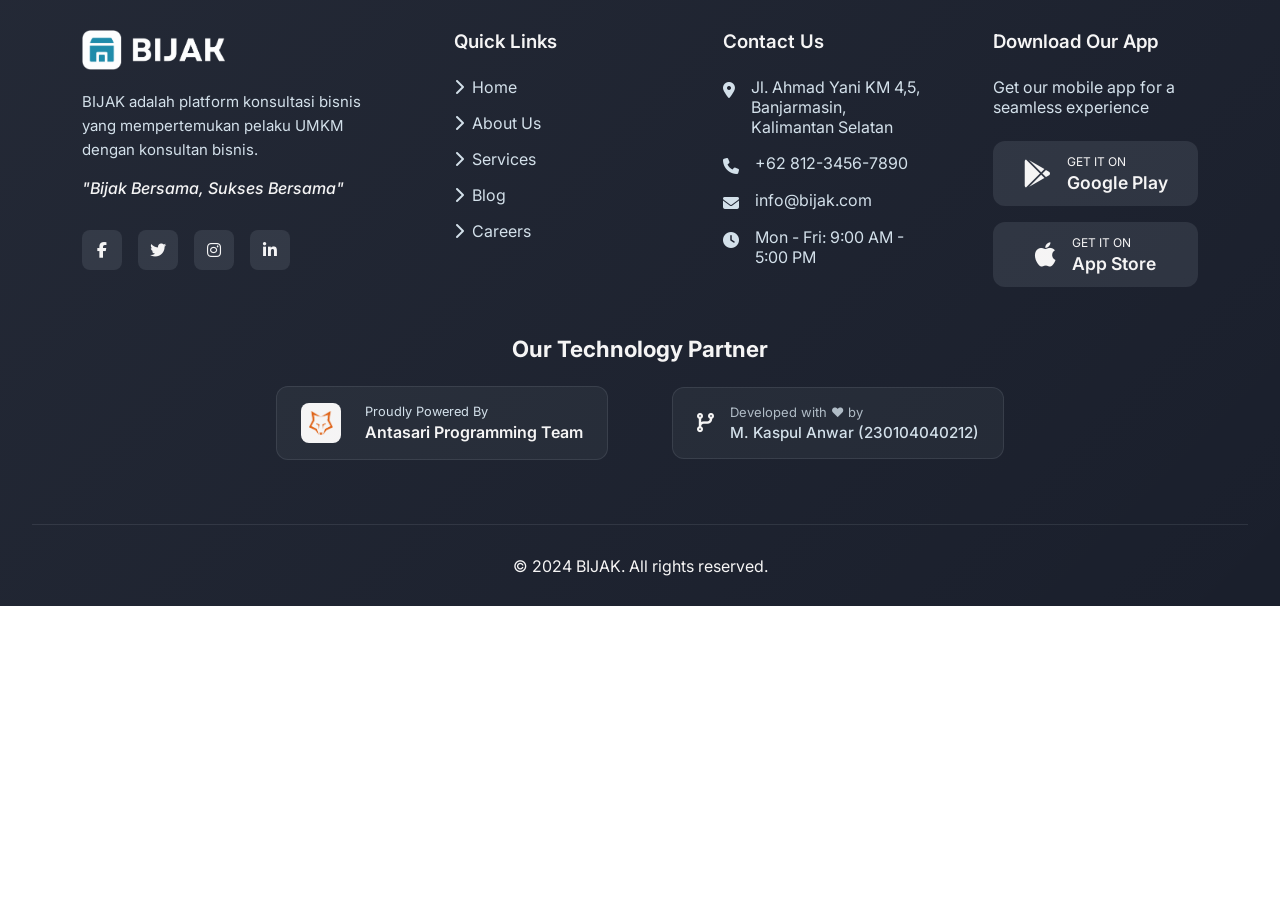
<file: footer.html>
<!DOCTYPE html>
<html lang="en">
<head>
    <meta charset="UTF-8">
    <meta name="viewport" content="width=device-width, initial-scale=1.0">
    <title>BIJAK Modern Footer</title>
    <link rel="stylesheet" href="https://cdnjs.cloudflare.com/ajax/libs/font-awesome/6.4.0/css/all.min.css">
    <link href="https://fonts.googleapis.com/css2?family=Inter:wght@400;500;600;700&display=swap" rel="stylesheet">
    <style>
        /* Reset & Base Styles */

* {
    margin: 0;
    padding: 0;
    box-sizing: border-box;
    font-family: 'Inter', sans-serif;
}

/* Footer Layout */
.footer {
    background-color: #1a1f2c;
    color: #F6F5F5;
    padding: 30px 50px;
    position: relative;
}

.footer::before {
    content: '';
    position: absolute;
    top: 0;
    left: 0;
    width: 100%;
    height: 100%;
    background: linear-gradient(135deg, rgba(211, 224, 234, 0.05) 0%, transparent 100%);
    pointer-events: none;
}

.footer-container {
    max-width: 1300px;
    margin: 0 auto;
    padding: 0 32px;
}

.footer-content {
    display: grid;
    grid-template-columns: 1.5fr 1fr 1fr 1fr;
    gap: 64px;
}

/* Brand Section */
.footer-logo {
    margin-bottom: 2rem;
}

.footer-logo img {
    height: 40px;
    margin-bottom: 16px;
}

.brand-description {
    color: #D3E0EA;
    font-size: 15px;
    line-height: 1.6;
}

.footer-motto {
    color: #F6F5F5;
    font-style: italic;
    margin: 16px 0;
    font-weight: 500;
}

/* Social Links */
.social-links {
    display: flex;
    gap: 16px;
    margin-top: 32px;
}

.social-link {
    width: 40px;
    height: 40px;
    display: flex;
    align-items: center;
    justify-content: center;
    background: rgba(211, 224, 234, 0.1);
    color: #F6F5F5;
    text-decoration: none;
    border-radius: 8px;
    transition: all 0.3s ease;
}

.social-link:hover {
    background: #D3E0EA;
    color: #1a1f2c;
    transform: translateY(-3px);
}

/* Section Headers */
.footer-section h3 {
    color: #F6F5F5;
    font-size: 19;
    margin-bottom: 24px;
    font-weight: 600;
}

/* Quick Links */
.footer-links {
    list-style: none;
}

.footer-links li {
    margin-bottom: 16px;
}

.footer-links a {
    color: #D3E0EA;
    text-decoration: none;
    transition: all 0.3s ease;
    display: flex;
    align-items: center;
    gap: 8px;
}

.footer-links a:hover {
    color: #F6F5F5;
    transform: translateX(5px);
}

/* Contact Info */
.contact-info {
    list-style: none;
}

.contact-info li {
    display: flex;
    align-items: flex-start;
    gap: 16px;
    margin-bottom: 16px;
    color: #D3E0EA;
}

.contact-info i {
    margin-top: 5px;
}

/* Download App Section */
.app-description {
    color: #D3E0EA;
    margin-bottom: 24px;
}

.store-buttons {
    display: flex;
    flex-direction: column;
    gap: 16px;
}

.store-button {
    display: flex;
    align-items: center;
    justify-content: center;
    gap: 16px;
    background: rgba(211, 224, 234, 0.1);
    padding: 13px 19px;
    border-radius: 12px;
    text-decoration: none;
    transition: all 0.3s ease;
    width: 100%;
}

.store-button:hover {
    background: #D3E0EA;
    transform: translateY(-3px);
}

.store-button i {
    font-size: 28px;
    color: #F6F5F5;
}

.store-text {
    color: #F6F5F5;
    text-align: left;
}

.store-button:hover i,
.store-button:hover .store-text {
    color: #1a1f2c;
}

.store-text span {
    display: block;
}

.store-text .small-text {
    font-size: 0.75rem;
    margin-bottom: 0.2rem;
}

.store-text .big-text {
    font-size: 1.1rem;
    font-weight: 600;
}

/* Technology Partner Section */
.powered-section {
    margin-top: 3rem;
    padding: 0;
}

.powered-section h2 {
    color: #F6F5F5;
    font-size: 1.4rem;
    margin-bottom: 1.5rem;
    text-align: center;
}

.powered-wrapper {
    display: flex;
    justify-content: center;
    align-items: center;
    gap: 4rem;
    flex-wrap: wrap;
}

.powered-content {
    display: flex;
    align-items: center;
    gap: 1.5rem;
    padding: 1rem 1.5rem;
    background: rgba(211, 224, 234, 0.05);
    border-radius: 12px;
    border: 1px solid rgba(211, 224, 234, 0.1);
    transition: all 0.3s ease;
    cursor: pointer;
    min-width: 300px;
}

.powered-logo {
    width: 40px;
    height: 40px;
    background: #F6F5F5;
    border-radius: 8px;
    display: flex;
    align-items: center;
    justify-content: center;
    padding: 8px;
    flex-shrink: 0;
}

.powered-logo img {
    width: 100%;
    height: 100%;
    object-fit: contain;
}

.powered-text {
    display: flex;
    flex-direction: column;
}

.powered-label {
    font-size: 0.8rem;
    color: #D3E0EA;
    margin-bottom: 0.2rem;
}

.powered-name {
    font-size: 16px;
    font-weight: 600;
    color: #F6F5F5;
    white-space: nowrap;
}

/* Creator Info */
.creator-info {
    display: flex;
    align-items: center;
    gap: 16px;
    color: #D3E0EA;
    font-size: 0.95rem;
    padding: 1rem 1.5rem;
    background: rgba(211, 224, 234, 0.05);
    border-radius: 12px;
    border: 1px solid rgba(211, 224, 234, 0.1);
    min-width: 300px;
}

.creator-info i {
    color: #F6F5F5;
    font-size: 19.2px;
    flex-shrink: 0;
}

.creator-text {
    display: flex;
    flex-direction: column;
    gap: 3.2px;
}

.creator-label {
    font-size: 13px;
    opacity: 0.8;
}

.creator-name {
    font-weight: 500;
}

/* Footer Bottom */
.footer-bottom {
    margin-top: 64px;
    position: relative;
}

.footer-bottom:before {
    content: '';
    position: absolute;
    top: 0;
    left: -50px;
    right: -50px;
    height: 1px;
    background: rgba(211, 224, 234, 0.1);
}

.footer-bottom-content {
    padding-top: 32px;
    display: flex;
    justify-content: center;
    align-items: center;
    flex-wrap: wrap;
    gap: 16px;
    text-align: center;
    width: 100%;
}

/* Media Queries */
@media (max-width: 1200px) {
    .footer-content {
        grid-template-columns: repeat(2, 1fr);
        gap: 48px;
    }
}

@media (max-width: 768px) {
    .footer {
        padding: 36px 10px;
    }

    .footer-content {
        grid-template-columns: 1fr;
        gap: 40px;
    }

    .footer-logo, 
    .brand-description, 
    .footer-motto,
    .footer-section h3 {
        text-align: center;
    }

    .social-links {
        justify-content: center;
    }

    .contact-info {
        max-width: 300px;
        margin: 0 auto;
    }

    .store-button,
    .store-text {
        justify-content: center;
        text-align: center;
    }

    .powered-wrapper {
        flex-direction: column;
        gap: 32px;
    }

    .powered-content,
    .creator-info {
        width: 100%;
        justify-content: center;
    }

    .footer-bottom-content {
        flex-direction: column;
        text-align: center;
    }
}
    </style>
</head>
<body>
    <footer class="footer">
        <div class="footer-container">
            <div class="footer-content">
                <!-- Brand Section -->
                <div class="footer-section">
                    <div class="footer-logo">
                        <img src="design/logo/navbar1.png" alt="BIJAK Logo">
                        <p class="brand-description">BIJAK adalah platform konsultasi bisnis yang mempertemukan pelaku UMKM dengan konsultan bisnis.</p>
                        <p class="footer-motto">"Bijak Bersama, Sukses Bersama"</p>
                    </div>
                    <div class="social-links">
                        <a href="#" class="social-link"><i class="fab fa-facebook-f"></i></a>
                        <a href="#" class="social-link"><i class="fab fa-twitter"></i></a>
                        <a href="#" class="social-link"><i class="fab fa-instagram"></i></a>
                        <a href="#" class="social-link"><i class="fab fa-linkedin-in"></i></a>
                    </div>
                </div>

                <!-- Quick Links -->
                <div class="footer-section">
                    <h3>Quick Links</h3>
                    <ul class="footer-links">
                        <li><a href="#"><i class="fas fa-chevron-right"></i>Home</a></li>
                        <li><a href="#"><i class="fas fa-chevron-right"></i>About Us</a></li>
                        <li><a href="#"><i class="fas fa-chevron-right"></i>Services</a></li>
                        <li><a href="#"><i class="fas fa-chevron-right"></i>Blog</a></li>
                        <li><a href="#"><i class="fas fa-chevron-right"></i>Careers</a></li>
                    </ul>
                </div>

                <!-- Contact Section -->
                <div class="footer-section">
                    <h3>Contact Us</h3>
                    <ul class="contact-info">
                        <li>
                            <i class="fas fa-map-marker-alt"></i>
                            <span>Jl. Ahmad Yani KM 4,5, Banjarmasin, Kalimantan Selatan</span>
                        </li>
                        <li>
                            <i class="fas fa-phone"></i>
                            <span>+62 812-3456-7890</span>
                        </li>
                        <li>
                            <i class="fas fa-envelope"></i>
                            <span>info@bijak.com</span>
                        </li>
                        <li>
                            <i class="fas fa-clock"></i>
                            <span>Mon - Fri: 9:00 AM - 5:00 PM</span>
                        </li>
                    </ul>
                </div>

                <!-- Download App Section -->
                <div class="footer-section">
                    <h3>Download Our App</h3>
                    <p class="app-description">Get our mobile app for a seamless experience</p>
                    <div class="store-buttons">
                        <a href="#" class="store-button">
                            <i class="fab fa-google-play"></i>
                            <div class="store-text">
                                <span class="small-text">GET IT ON</span>
                                <span class="big-text">Google Play</span>
                            </div>
                        </a>
                        <a href="#" class="store-button">
                            <i class="fab fa-apple"></i>
                            <div class="store-text">
                                <span class="small-text">GET IT ON</span>
                                <span class="big-text">App Store</span>
                            </div>
                        </a>
                    </div>
                </div>
            </div>
            <!-- Tambahkan kode HTML ini sebelum footer-bottom -->
<div class="powered-section">
    <h2>Our Technology Partner</h2>
    <div class="powered-wrapper">
        <div class="powered-content">
            <div class="powered-logo">
                <img src="design/logo/apt.png" alt="APT Logo">
            </div>
            <div class="powered-text">
                <span class="powered-label">Proudly Powered By</span>
                <span class="powered-name">Antasari Programming Team</span>
            </div>
        </div>
        
        <div class="creator-info">
            <i class="fas fa-code-branch"></i>
            <div class="creator-text">
                <span class="creator-label">Developed with ❤️ by</span>
                <span class="creator-name">M. Kaspul Anwar (230104040212)</span>
            </div>
        </div>
    </div>
</div>

            <!-- Footer Bottom -->
           <!-- Ganti bagian Footer Bottom dengan yang baru -->
            <div class="footer-bottom">
                <div class="footer-bottom-content">
                    <p>&copy; 2024 BIJAK. All rights reserved.</p>
                </div>
            </div>
        </div>
    </footer>
</body>
</html>
</file>
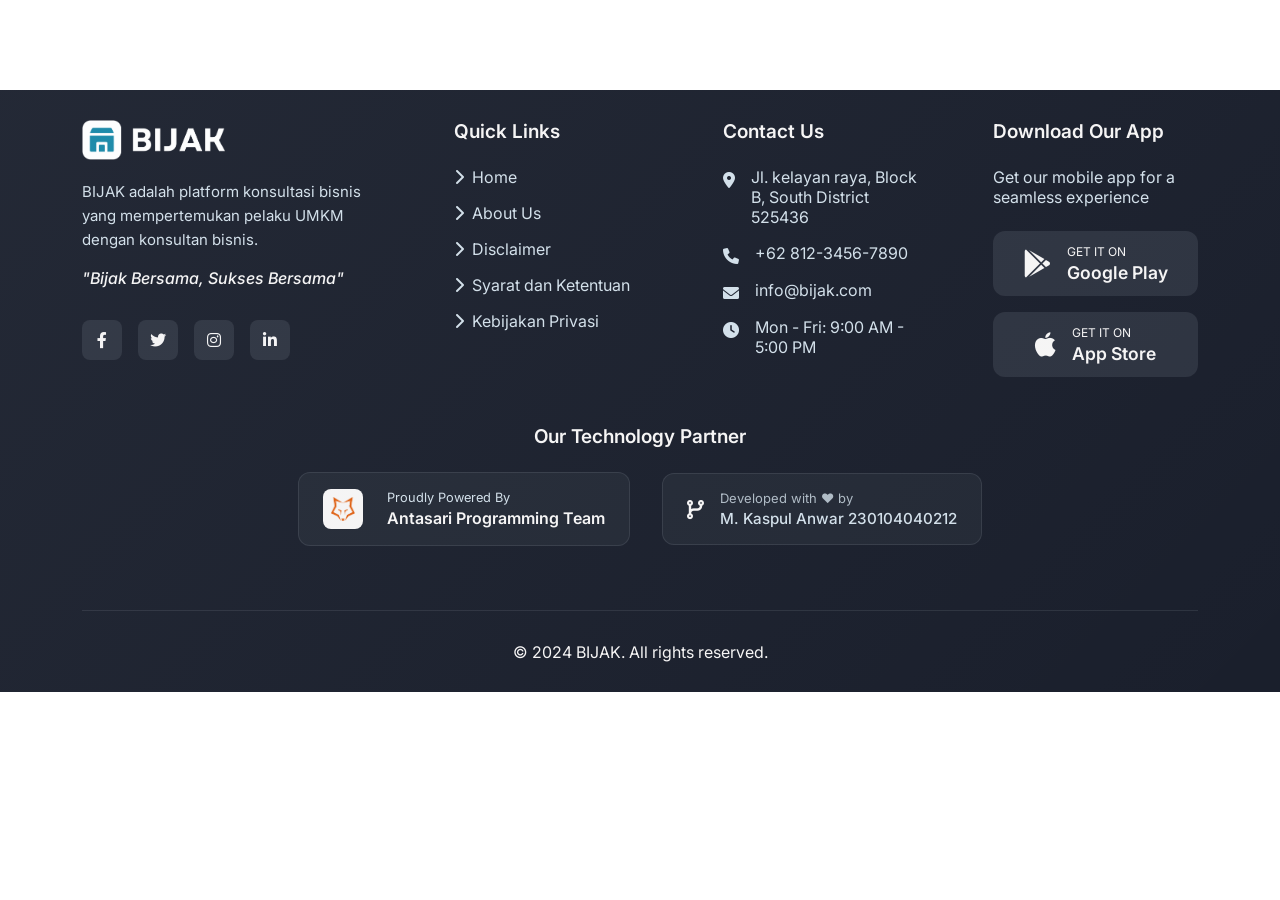
<file: archive/footer.html>
<!DOCTYPE html>
<html lang="id">
<head>
    <meta charset="UTF-8">
    <meta name="viewport" content="width=device-width, initial-scale=1.0">
    <meta name="viewport" content="width=device-width, initial-scale=1.0, maximum-scale=1.0, user-scalable=no">
    <title>BIJAK - Bisnis dan Jaringan Konsultasi</title>
    <link rel="stylesheet" href="https://cdnjs.cloudflare.com/ajax/libs/font-awesome/6.0.0/css/all.min.css">
    <link href="https://fonts.googleapis.com/css2?family=Inter:wght@400;500;600;700&display=swap" rel="stylesheet">

    <!-- Favicon untuk browser -->
    <link rel="icon" type="image/png" sizes="32x32" href="../design/favicon/favicon.ico">
    <link rel="icon" type="image/png" sizes="16x16" href="../design/favicon/favicon.ico">
    
    <!-- Favicon untuk iOS -->
    <link rel="apple-touch-icon" sizes="180x180" href="../design/favicon/apple.png">
    <link rel="mask-icon" href="../design/favicon/favicon.svg" color="#1687A7">
    
    <!-- Favicon untuk Android -->
    <link rel="manifest" href="../manifest.json">
    
    <!-- Meta tags untuk PWA -->
    <meta name="theme-color" content="#1687A7">
    <meta name="msapplication-TileColor" content="#1687A7">
    <meta name="application-name" content="BIJAK">
    <meta name="apple-mobile-web-app-title" content="BIJAK">
    <meta name="apple-mobile-web-app-capable" content="yes">
    <meta name="apple-mobile-web-app-status-bar-style" content="black-translucent">
    <meta name="description" content="BIJAK - Bisnis dan Jaringan Konsultasi">
    
    <style>
        /* Reset untuk footer */
html, body {
    max-width: 100vw;
    overflow-x: hidden;
    margin: 0;
    padding: 0;
}

* {
    box-sizing: border-box;
    margin: 0;
    padding: 0;
}

/* Footer Layout */
.footer {
    background-color: #1a1f2c;
    color: #F6F5F5;
    padding: 30px 50px;
    position: relative;
    width: 100%;
    max-width: 100vw;
    overflow: hidden;
    font-family: 'Inter', sans-serif;
}

.footer::before {
    content: '';
    position: absolute;
    top: 0;
    left: 0;
    width: 100%;
    height: 100%;
    background: linear-gradient(135deg, rgba(211, 224, 234, 0.05) 0%, transparent 100%);
    pointer-events: none;
}

.footer-container {
    max-width: 1300px;
    width: 100%;
    margin: 0 auto;
    padding: 0 32px;
    overflow-x: hidden;
}

.footer-content {
    display: grid;
    grid-template-columns: 1.5fr 1fr 1fr 1fr;
    gap: 64px;
    width: 100%;
    max-width: 100%;
}

/* Brand Section */
.footer-logo {
    margin-bottom: 2rem;
}

.footer-logo img {
    height: 40px;
    margin-bottom: 16px;
    max-width: 100%;
}

.brand-description {
    color: #D3E0EA;
    font-size: 15px;
    line-height: 1.6;
}

.footer-motto {
    color: #F6F5F5;
    font-style: italic;
    margin: 16px 0;
    font-weight: 500;
}

/* Social Links */
.social-links {
    display: flex;
    gap: 16px;
    margin-top: 32px;
    flex-wrap: wrap;
}

.social-link {
    width: 40px;
    height: 40px;
    display: flex;
    align-items: center;
    justify-content: center;
    background: rgba(211, 224, 234, 0.1);
    color: #F6F5F5;
    text-decoration: none;
    border-radius: 8px;
    transition: all 0.3s ease;
}

.social-link:hover {
    background: #D3E0EA;
    color: #1a1f2c;
    transform: translateY(-3px);
}

/* Section Headers */
.footer-section h3 {
    color: #F6F5F5;
    font-size: 19px;
    margin-bottom: 24px;
    font-weight: 600;
}
.partner-section h3 {
    color: #F6F5F5;
    font-size: 19px;
    margin-bottom: 24px;
    font-weight: 600;
    text-align: center;
}

/* Quick Links */
.footer-links {
    list-style: none;
    width: 100%;
}

.footer-links li {
    margin-bottom: 16px;
}

.footer-links a {
    color: #D3E0EA;
    text-decoration: none;
    transition: all 0.3s ease;
    display: flex;
    align-items: center;
    gap: 8px;
}

.footer-links a:hover {
    color: #F6F5F5;
    transform: translateX(5px);
}

/* Contact Info */
.contact-info {
    list-style: none;
    width: 100%;
}

.contact-info li {
    display: flex;
    align-items: flex-start;
    gap: 16px;
    margin-bottom: 16px;
    color: #D3E0EA;
}

.contact-info i {
    margin-top: 5px;
}

/* Download App Section */
.app-description {
    color: #D3E0EA;
    margin-bottom: 24px;
}

.store-buttons {
    display: flex;
    flex-direction: column;
    gap: 16px;
    width: 100%;
    max-width: 100%;
    margin-bottom: 48px;
}

.store-button {
    display: flex;
    align-items: center;
    justify-content: center;
    gap: 16px;
    background: rgba(211, 224, 234, 0.1);
    padding: 13px 19px;
    border-radius: 12px;
    text-decoration: none;
    transition: all 0.3s ease;
    width: 100%;
    max-width: 100%;
}

.store-button:hover {
    background: #D3E0EA;
    transform: translateY(-3px);
}

.store-button i {
    font-size: 28px;
    color: #F6F5F5;
}

.store-text {
    color: #F6F5F5;
    text-align: left;
}

.store-button:hover i,
.store-button:hover .store-text {
    color: #1a1f2c;
}

.store-text span {
    display: block;
}

.store-text .small-text {
    font-size: 0.75rem;
    margin-bottom: 0.2rem;
}

.store-text .big-text {
    font-size: 1.1rem;
    font-weight: 600;
}

.powered-wrapper {
    display: flex;
    justify-content: center;
    align-items: center;
    gap: 32px;
    flex-wrap: wrap;
    width: 100%;
    max-width: 100%;
}

.powered-content {
    display: flex;
    align-items: center;
    gap: 1.5rem;
    padding: 1rem 1.5rem;
    background: rgba(211, 224, 234, 0.05);
    border-radius: 12px;
    border: 1px solid rgba(211, 224, 234, 0.1);
    transition: all 0.3s ease;
    cursor: pointer;
    min-width: 300px;
    max-width: 100%;
}

.powered-logo {
    width: 40px;
    height: 40px;
    background: #F6F5F5;
    border-radius: 8px;
    display: flex;
    align-items: center;
    justify-content: center;
    padding: 8px;
    flex-shrink: 0;
}

.powered-logo img {
    width: 100%;
    height: 100%;
    object-fit: contain;
}

.powered-text {
    display: flex;
    flex-direction: column;
}

.powered-label {
    font-size: 0.8rem;
    color: #D3E0EA;
    margin-bottom: 0.2rem;
}

.powered-name {
    font-size: 16px;
    font-weight: 600;
    color: #F6F5F5;
    white-space: nowrap;
}

/* Creator Info */
.creator-info {
    display: flex;
    align-items: center;
    gap: 16px;
    color: #D3E0EA;
    font-size: 0.95rem;
    padding: 1rem 1.5rem;
    background: rgba(211, 224, 234, 0.05);
    border-radius: 12px;
    border: 1px solid rgba(211, 224, 234, 0.1);
    min-width: 300px;
    max-width: 100%;
}

.creator-info i {
    color: #F6F5F5;
    font-size: 19.2px;
    flex-shrink: 0;
}

.creator-text {
    display: flex;
    flex-direction: column;
    gap: 3.2px;
}

.creator-label {
    font-size: 13px;
    opacity: 0.8;
}

.creator-name {
    font-weight: 500;
}

/* Footer Bottom */
.footer-bottom {
    margin-top: 64px;
    position: relative;
    width: 100%;
    overflow: hidden;
}

.footer-bottom:before {
    content: '';
    position: absolute;
    top: 0;
    left: 0;
    width: 100%;
    height: 1px;
    background: rgba(211, 224, 234, 0.1);
}

.footer-bottom-content {
    padding-top: 32px;
    display: flex;
    justify-content: center;
    align-items: center;
    flex-wrap: wrap;
    gap: 16px;
    text-align: center;
    width: 100%;
    max-width: 100%;
}

/* Media Queries */
@media (max-width: 1200px) {
    .footer-content {
        grid-template-columns: repeat(2, 1fr);
        gap: 48px;
    }
}

@media (max-width: 768px) {
    .footer {
        padding: 36px 16px;
    }

    .footer-container {
        padding: 0 16px;
    }

    .footer-content {
        grid-template-columns: 1fr;
        gap: 40px;
    }

    .footer-logo, 
    .brand-description, 
    .footer-motto,
    .footer-section h3,
    .partner-section h3 {
        text-align: center;
    }

    .social-links {
        justify-content: center;
    }

    .contact-info {
        max-width: 300px;
        margin: 0 auto;
    }

    .store-button,
    .store-text {
        justify-content: center;
        text-align: center;
    }

    .powered-wrapper {
        flex-direction: column;
        gap: 16px;
    }

    .powered-content,
    .creator-info {
        width: 100%;
        max-width: 100%;
        margin: 0 auto;
    }

    .footer-bottom-content {
        flex-direction: column;
        text-align: center;
    }
}
    </style>
</head>
<body>
    
    <br><br><br><br><br>

    <footer class="footer">
        <div class="footer-container">
            <div class="footer-content">
                <!-- Brand Section -->
                <div class="footer-section">
                    <div class="footer-logo">
                        <img src="../design/logo/navbar1.png" alt="BIJAK Logo">
                        <p class="brand-description">BIJAK adalah platform konsultasi bisnis yang mempertemukan pelaku UMKM dengan konsultan bisnis.</p>
                        <p class="footer-motto">"Bijak Bersama, Sukses Bersama"</p>
                    </div>
                    <div class="social-links">
                        <a href="#" class="social-link"><i class="fab fa-facebook-f"></i></a>
                        <a href="#" class="social-link"><i class="fab fa-twitter"></i></a>
                        <a href="#" class="social-link"><i class="fab fa-instagram"></i></a>
                        <a href="#" class="social-link"><i class="fab fa-linkedin-in"></i></a>
                    </div>
                </div>

                <!-- Quick Links -->
                <div class="footer-section">
                    <h3>Quick Links</h3>
                    <ul class="footer-links">
                        <li><a href="#"><i class="fas fa-chevron-right"></i>Home</a></li>
                        <li><a href="#"><i class="fas fa-chevron-right"></i>About Us</a></li>
                        <li><a href="#"><i class="fas fa-chevron-right"></i>Disclaimer</a></li>
                        <li><a href="#"><i class="fas fa-chevron-right"></i>Syarat dan Ketentuan</a></li>
                        <li><a href="#"><i class="fas fa-chevron-right"></i>Kebijakan Privasi</a></li>
                    </ul>
                </div>

                <!-- Contact Section -->
                <div class="footer-section">
                    <h3>Contact Us</h3>
                    <ul class="contact-info">
                        <li>
                            <i class="fas fa-map-marker-alt"></i>
                            <span>Jl. kelayan raya, Block B, South District 525436</span>
                        </li>
                        <li>
                            <i class="fas fa-phone"></i>
                            <span>+62 812-3456-7890</span>
                        </li>
                        <li>
                            <i class="fas fa-envelope"></i>
                            <span>info@bijak.com</span>
                        </li>
                        <li>
                            <i class="fas fa-clock"></i>
                            <span>Mon - Fri: 9:00 AM - 5:00 PM</span>
                        </li>
                    </ul>
                </div>

                <!-- Download App Section -->
                <div class="footer-section">
                    <h3>Download Our App</h3>
                    <p class="app-description">Get our mobile app for a seamless experience</p>
                    <div class="store-buttons">
                        <a href="#" class="store-button">
                            <i class="fab fa-google-play"></i>
                            <div class="store-text">
                                <span class="small-text">GET IT ON</span>
                                <span class="big-text">Google Play</span>
                            </div>
                        </a>
                        <a href="#" class="store-button">
                            <i class="fab fa-apple"></i>
                            <div class="store-text">
                                <span class="small-text">GET IT ON</span>
                                <span class="big-text">App Store</span>
                            </div>
                        </a>
                    </div>
                </div>
            </div>
            <!-- Tambahkan kode HTML ini sebelum footer-bottom -->
            <div class="partner-section">
                <h3>Our Technology Partner</h3>
                <div class="powered-wrapper">
                    <div class="powered-content">
                        <div class="powered-logo">
                            <img src="../design/logo/apt.png" alt="APT Logo">
                        </div>
                        <div class="powered-text">
                            <span class="powered-label">Proudly Powered By</span>
                            <span class="powered-name">Antasari Programming Team</span>
                        </div>
                    </div>
                    
                    <div class="creator-info">
                        <i class="fas fa-code-branch"></i>
                        <div class="creator-text">
                            <span class="creator-label">Developed with ❤️ by</span>
                            <span class="creator-name">M. Kaspul Anwar 230104040212</span>
                        </div>
                    </div>
                </div>
            </div>

            <!-- Footer Bottom -->
           <!-- Ganti bagian Footer Bottom dengan yang baru -->
            <div class="footer-bottom">
                <div class="footer-bottom-content">
                    <p>&copy; 2024 BIJAK. All rights reserved.</p>
                </div>
            </div>
        </div>
    </footer>
</body>
</html>
</file>
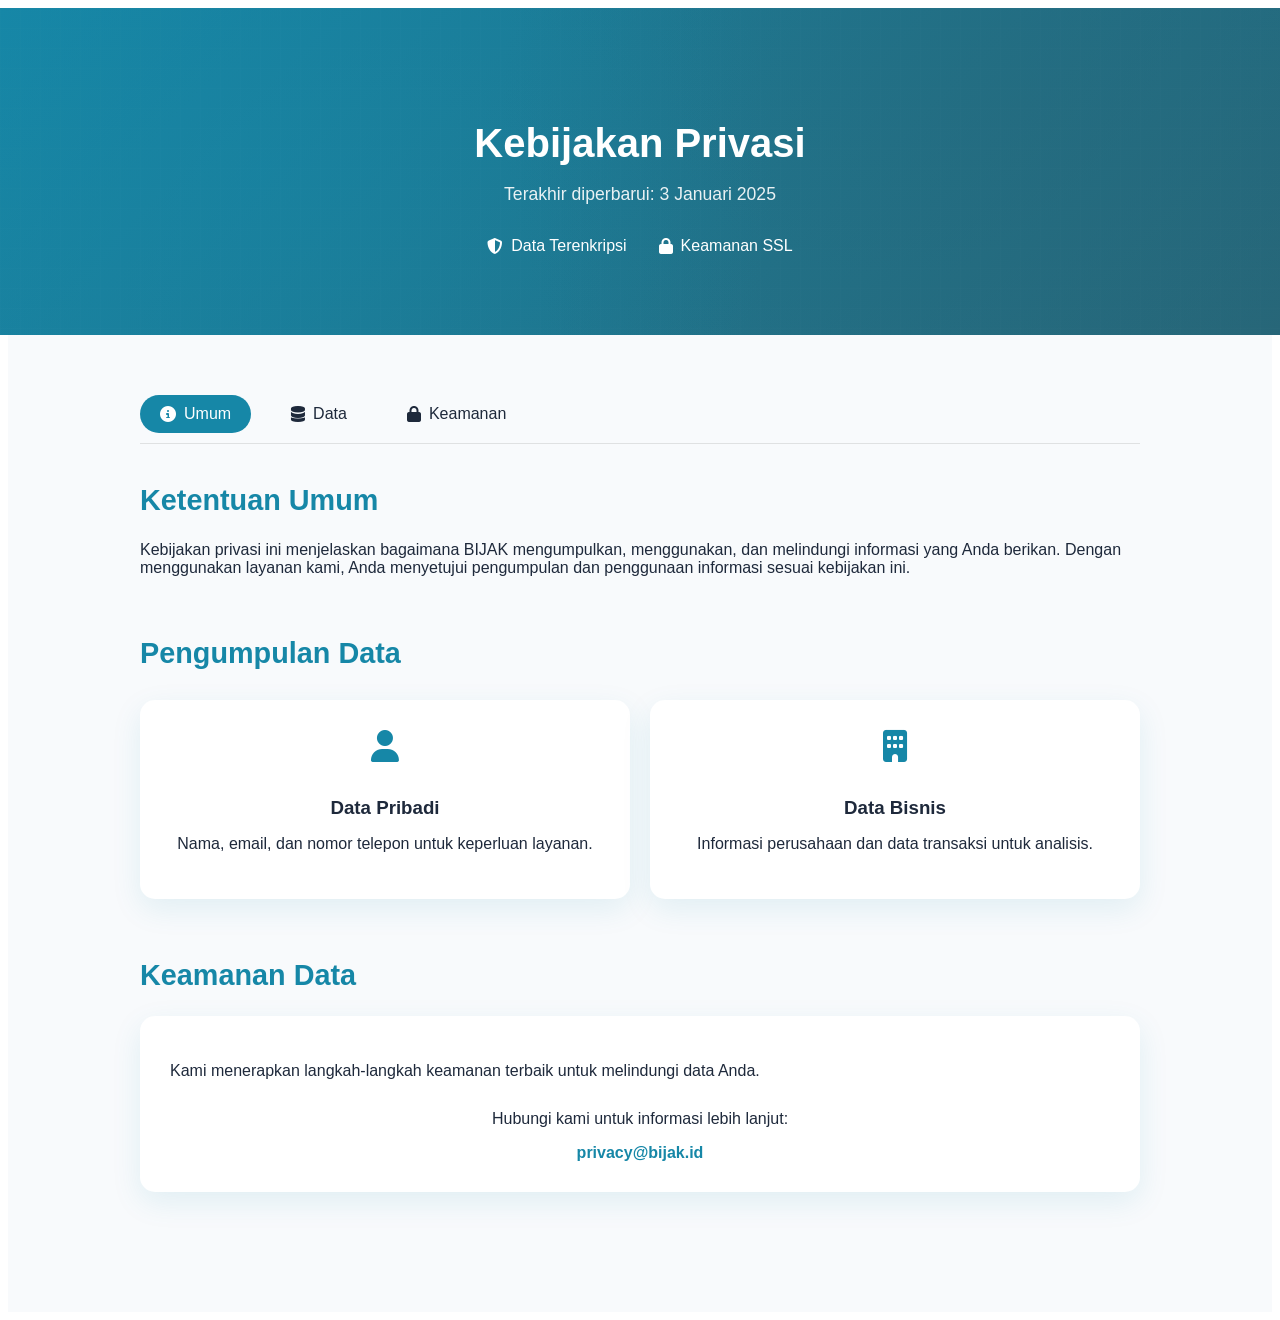
<file: dist/privasi.html>
<!DOCTYPE html>
<html>
    <head>
        <title>Kebijakan Privasi</title>
        <link rel="stylesheet" href="https://cdnjs.cloudflare.com/ajax/libs/font-awesome/6.4.0/css/all.min.css">
        <link rel="stylesheet" href="../src/css/privacy/privacy.css">
    </head>
    <body>
        <section class="privacy-policy">
            <!-- Hero Section -->
            <div class="privacy-hero">
                <div class="privacy-hero__pattern">
                    <div class="pattern-grid"></div>
                </div>
                <div class="privacy-hero__container">
                    <h1 class="privacy-hero__title">Kebijakan Privasi</h1>
                    <p class="privacy-hero__subtitle">Terakhir diperbarui: 3 Januari 2025</p>
                    <div class="privacy-hero__meta">
                        <div class="privacy-hero__meta-item">
                            <i class="fas fa-shield-alt"></i>
                            <span>Data Terenkripsi</span>
                        </div>
                        <div class="privacy-hero__meta-item">
                            <i class="fas fa-lock"></i>
                            <span>Keamanan SSL</span>
                        </div>
                    </div>
                </div>
            </div>
        
            <!-- Main Content -->
            <div class="privacy-content">
                <div class="privacy-content__container">
                    <!-- Quick Links -->
                    <div class="privacy-quick-links">
                        <div class="privacy-quick-links__wrap">
                            <a href="#umum" class="privacy-quick-link active">
                                <i class="fas fa-circle-info"></i>
                                <span>Umum</span>
                            </a>
                            <a href="#data" class="privacy-quick-link">
                                <i class="fas fa-database"></i>
                                <span>Data</span>
                            </a>
                            <a href="#keamanan" class="privacy-quick-link">
                                <i class="fas fa-lock"></i>
                                <span>Keamanan</span>
                            </a>
                        </div>
                    </div>
        
                    <!-- Content -->
                    <div class="privacy-sections">
                        <div class="privacy-section" id="umum">
                            <h2>Ketentuan Umum</h2>
                            <p>Kebijakan privasi ini menjelaskan bagaimana BIJAK mengumpulkan, menggunakan, dan melindungi informasi yang Anda berikan. Dengan menggunakan layanan kami, Anda menyetujui pengumpulan dan penggunaan informasi sesuai kebijakan ini.</p>
                        </div>
        
                        <div class="privacy-section" id="data">
                            <h2>Pengumpulan Data</h2>
                            <div class="privacy-cards">
                                <div class="privacy-card">
                                    <i class="fas fa-user"></i>
                                    <h3>Data Pribadi</h3>
                                    <p>Nama, email, dan nomor telepon untuk keperluan layanan.</p>
                                </div>
                                <div class="privacy-card">
                                    <i class="fas fa-building"></i>
                                    <h3>Data Bisnis</h3>
                                    <p>Informasi perusahaan dan data transaksi untuk analisis.</p>
                                </div>
                            </div>
                        </div>
        
                        <div class="privacy-section" id="keamanan">
                            <h2>Keamanan Data</h2>
                            <div class="privacy-security">
                                <p>Kami menerapkan langkah-langkah keamanan terbaik untuk melindungi data Anda.</p>
                                <div class="privacy-contact">
                                    <p>Hubungi kami untuk informasi lebih lanjut:</p>
                                    <a href="mailto:privacy@bijak.id">privacy@bijak.id</a>
                                </div>
                            </div>
                        </div>
                    </div>
                </div>
            </div>
        </section>
        <script src="../src/js/privacy/privacy.js"></script>
    </body>
</html>
</file>
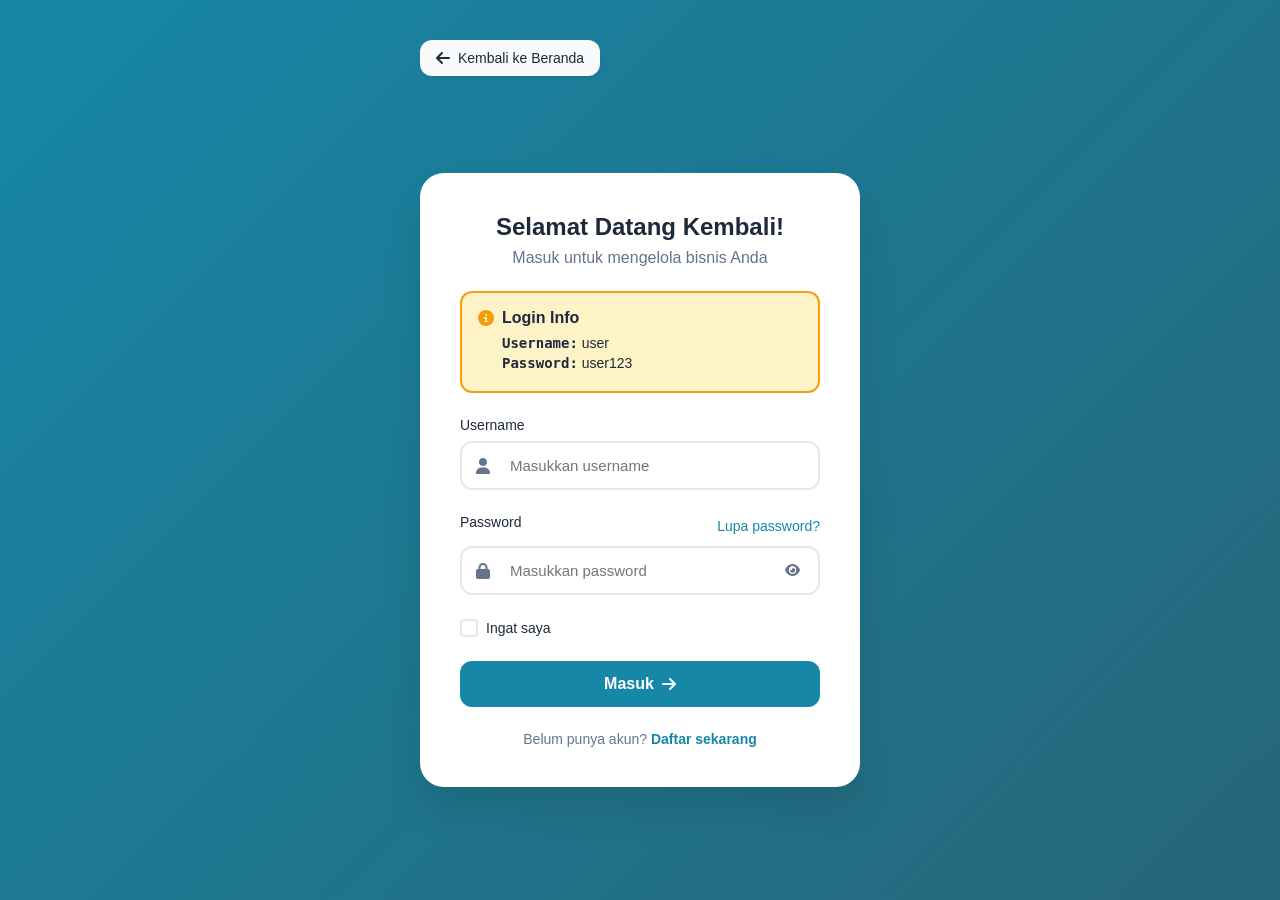
<file: public/login.html>
<!DOCTYPE html>
<html lang="id">
<head>
    <meta charset="UTF-8">
    <meta name="viewport" content="width=device-width, initial-scale=1.0">
    <title>BIJAK - Login</title>
    <link rel="stylesheet" href="https://cdnjs.cloudflare.com/ajax/libs/font-awesome/6.4.0/css/all.min.css">
    <style>
        :root {
            --primary: #1687A7;
            --secondary: #276678;
            --text-dark: #1E293B;
            --text-light: #64748B;
            --border: #E2E8F0;
            --white: #FFFFFF;
            --error: #EF4444;
            --warning-bg: #FEF3C7;
            --warning-border: #F59E0B;
            --back-button-bg: #F8FAFC;
            --back-button-hover: #F1F5F9;
        }

        * {
            margin: 0;
            padding: 0;
            box-sizing: border-box;
        }

        body {
            font-family: 'Plus Jakarta Sans', -apple-system, BlinkMacSystemFont, sans-serif;
            min-height: 100vh;
            display: flex;
            align-items: center;
            justify-content: center;
            background: linear-gradient(135deg, var(--primary), var(--secondary));
            padding: 20px;
            position: relative;
        }

        .back-button {
            position: absolute;
            top: 40px;
            left: 50%;
            transform: translateX(-50%);
            z-index: 100;
            width: 100%;
            max-width: 440px;
            margin-bottom: 16px;
        }

        .back-button a {
            display: inline-flex;
            align-items: center;
            gap: 8px;
            color: var(--text-dark);
            text-decoration: none;
            font-size: 14px;
            padding: 10px 16px;
            border-radius: 12px;
            background: var(--back-button-bg);
            transition: all 0.2s ease;
            font-weight: 500;
            box-shadow: 0 2px 4px rgba(0, 0, 0, 0.05);
        }

        .back-button a:hover {
            background: var(--back-button-hover);
            transform: translateX(-4px);
        }

        .back-button i {
            font-size: 16px;
        }

        .main-container {
            width: 100%;
            max-width: 440px;
            margin-top: 60px;
        }

        .login-wrapper {
            width: 100%;
            background: var(--white);
            border-radius: 24px;
            padding: 40px;
            box-shadow: 0 20px 40px rgba(0, 0, 0, 0.1);
        }

        .login-welcome {
            text-align: center;
            margin-bottom: 24px;
        }

        .login-welcome h1 {
            font-size: 24px;
            color: var(--text-dark);
            margin-bottom: 8px;
        }

        .login-welcome p {
            color: var(--text-light);
            font-size: 16px;
        }

        .credentials-note {
            background-color: var(--warning-bg);
            border: 2px solid var(--warning-border);
            border-radius: 12px;
            padding: 16px;
            margin-bottom: 24px;
        }

        .note-header {
            display: flex;
            align-items: center;
            gap: 8px;
            color: var(--text-dark);
            font-weight: 600;
            margin-bottom: 8px;
        }

        .note-header i {
            color: var(--warning-border);
        }

        .note-content {
            padding-left: 24px;
        }

        .note-content p {
            margin: 4px 0;
            font-size: 14px;
            color: var(--text-dark);
        }

        .note-content strong {
            font-family: monospace;
            font-weight: 600;
        }

        .form-group {
            margin-bottom: 24px;
        }

        label {
            display: block;
            font-size: 14px;
            font-weight: 500;
            color: var(--text-dark);
            margin-bottom: 8px;
        }

        .password-header {
            display: flex;
            justify-content: space-between;
            align-items: center;
            margin-bottom: 8px;
        }

        .forgot-link {
            font-size: 14px;
            color: var(--primary);
            text-decoration: none;
        }

        .input-wrapper {
            position: relative;
            display: flex;
            align-items: center;
        }

        .input-wrapper i.input-icon {
            position: absolute;
            left: 16px;
            color: var(--text-light);
        }

        .input-wrapper input {
            width: 100%;
            padding: 14px 48px;
            border: 2px solid var(--border);
            border-radius: 12px;
            font-size: 15px;
            color: var(--text-dark);
            transition: all 0.3s;
        }

        .input-wrapper input:focus {
            border-color: var(--primary);
            outline: none;
            box-shadow: 0 0 0 4px rgba(22, 135, 167, 0.1);
        }

        .input-wrapper.password-input input {
            padding-right: 48px;
        }

        .toggle-password {
            position: absolute;
            right: 16px;
            background: none;
            border: none;
            color: var(--text-light);
            cursor: pointer;
            padding: 0;
            display: flex;
            align-items: center;
            justify-content: center;
            width: 24px;
            height: 24px;
        }

        .toggle-password:hover {
            color: var(--primary);
        }

        .checkbox-wrapper {
            display: flex;
            align-items: center;
            gap: 8px;
            cursor: pointer;
        }

        .checkbox-wrapper input {
            display: none;
        }

        .checkmark {
            width: 18px;
            height: 18px;
            border: 2px solid var(--border);
            border-radius: 4px;
            position: relative;
            transition: all 0.3s;
        }

        .checkbox-wrapper input:checked + .checkmark {
            background: var(--primary);
            border-color: var(--primary);
        }

        .checkbox-wrapper input:checked + .checkmark:after {
            content: '\f00c';
            font-family: 'Font Awesome 6 Free';
            font-weight: 900;
            color: var(--white);
            position: absolute;
            top: 50%;
            left: 50%;
            transform: translate(-50%, -50%);
            font-size: 12px;
        }

        .login-button {
            width: 100%;
            padding: 14px;
            background: var(--primary);
            color: var(--white);
            border: none;
            border-radius: 12px;
            font-size: 16px;
            font-weight: 600;
            display: flex;
            align-items: center;
            justify-content: center;
            gap: 8px;
            cursor: pointer;
            transition: all 0.3s;
            margin-top: 24px;
        }

        .login-button:hover {
            background: var(--secondary);
            transform: translateY(-2px);
        }

        .register-link {
            text-align: center;
            margin-top: 24px;
            color: var(--text-light);
            font-size: 14px;
        }

        .register-link a {
            color: var(--primary);
            text-decoration: none;
            font-weight: 600;
        }

        .error-message {
            background: var(--error);
            color: var(--white);
            padding: 12px;
            border-radius: 8px;
            margin-top: 8px;
            display: flex;
            align-items: center;
            gap: 8px;
            font-size: 14px;
            animation: fadeIn 0.3s;
        }

        @keyframes shake {
            0%, 100% { transform: translateX(0); }
            25% { transform: translateX(-10px); }
            75% { transform: translateX(10px); }
        }

        .shake { 
            animation: shake 0.5s;
        }

        @keyframes fadeIn {
            from { opacity: 0; transform: translateY(-10px); }
            to { opacity: 1; transform: translateY(0); }
        }

        @media (max-width: 480px) {
            body {
                padding: 16px;
            }
            
            .back-button {
                top: 20px;
                padding: 0 16px;
            }

            .main-container {
                margin-top: 40px;
            }

            .login-wrapper {
                padding: 24px;
                border-radius: 20px;
            }

            .login-welcome h1 {
                font-size: 20px;
            }

            .login-welcome p {
                font-size: 14px;
            }
            
            .input-wrapper input {
                padding: 12px 40px;
                font-size: 14px;
            }

            .login-button {
                padding: 12px;
                font-size: 15px;
            }
        }
    </style>
</head>
<body>
    <div class="main-container">
        <div class="back-button">
            <a href="index.html">
                <i class="fas fa-arrow-left"></i>
                <span>Kembali ke Beranda</span>
            </a>
        </div>

        <div class="login-wrapper">
            <div class="login-welcome">
                <h1>Selamat Datang Kembali!</h1>
                <p>Masuk untuk mengelola bisnis Anda</p>
            </div>

            <div class="credentials-note">
                <div class="note-header">
                    <i class="fas fa-info-circle"></i>
                    <span>Login Info</span>
                </div>
                <div class="note-content">
                    <p><strong>Username:</strong> user</p>
                    <p><strong>Password:</strong> user123</p>
                </div>
            </div>

            <form class="login-form">
                <div class="form-group">
                    <label for="username">Username</label>
                    <div class="input-wrapper">
                        <i class="fa-solid fa-user input-icon"></i>
                        <input type="text" id="username" placeholder="Masukkan username" required>
                    </div>
                </div>

                <div class="form-group">
                    <div class="password-header">
                        <label for="password">Password</label>
                        <a href="#" class="forgot-link">Lupa password?</a>
                    </div>
                    <div class="input-wrapper password-input">
                        <i class="fas fa-lock input-icon"></i>
                        <input type="password" id="password" placeholder="Masukkan password" required>
                        <button type="button" class="toggle-password">
                            <i class="fas fa-eye"></i>
                        </button>
                    </div>
                </div>

                <label class="checkbox-wrapper">
                    <input type="checkbox" id="remember">
                    <span class="checkmark"></span>
                    <span>Ingat saya</span>
                </label>

                <button type="submit" class="login-button">
                    <span>Masuk</span>
                    <i class="fas fa-arrow-right"></i>
                </button>
            </form>

            <div class="register-link">
                Belum punya akun? <a href="/register">Daftar sekarang</a>
            </div>
        </div>
    </div>

    <script>
        document.querySelector('.toggle-password').addEventListener('click', function() {
            const input = document.querySelector('#password');
            const icon = this.querySelector('i');
            
            input.type = input.type === 'password' ? 'text' : 'password';
            icon.classList.toggle('fa-eye');
            icon.classList.toggle('fa-eye-slash');
        });

        document.querySelector('.login-form').addEventListener('submit', function(e) {
            e.preventDefault();
            
            const username = document.querySelector('#username').value;
            const password = document.querySelector('#password').value;
            
            if (username === 'user' && password === 'user123') {
                window.location.href = 'dashboard.html';
            } else {
                showError('Username atau password salah!');
            }
        });

        function showError(message) {
            const existingError = document.querySelector('.error-message');
            if (existingError) existingError.remove();
            
            const errorDiv = document.createElement('div');
            errorDiv.className = 'error-message';
            errorDiv.innerHTML = `
                <i class="fas fa-exclamation-circle"></i>
                <span>${message}</span>
            `;
            
            document.querySelector('.password-header').parentNode.insertAdjacentElement('afterend', errorDiv);
            
            const form = document.querySelector('.login-form');
            form.classList.add('shake');
            setTimeout(() => form.classList.remove('shake'), 500);
        }
    </script>
</body>
</html>
</file>
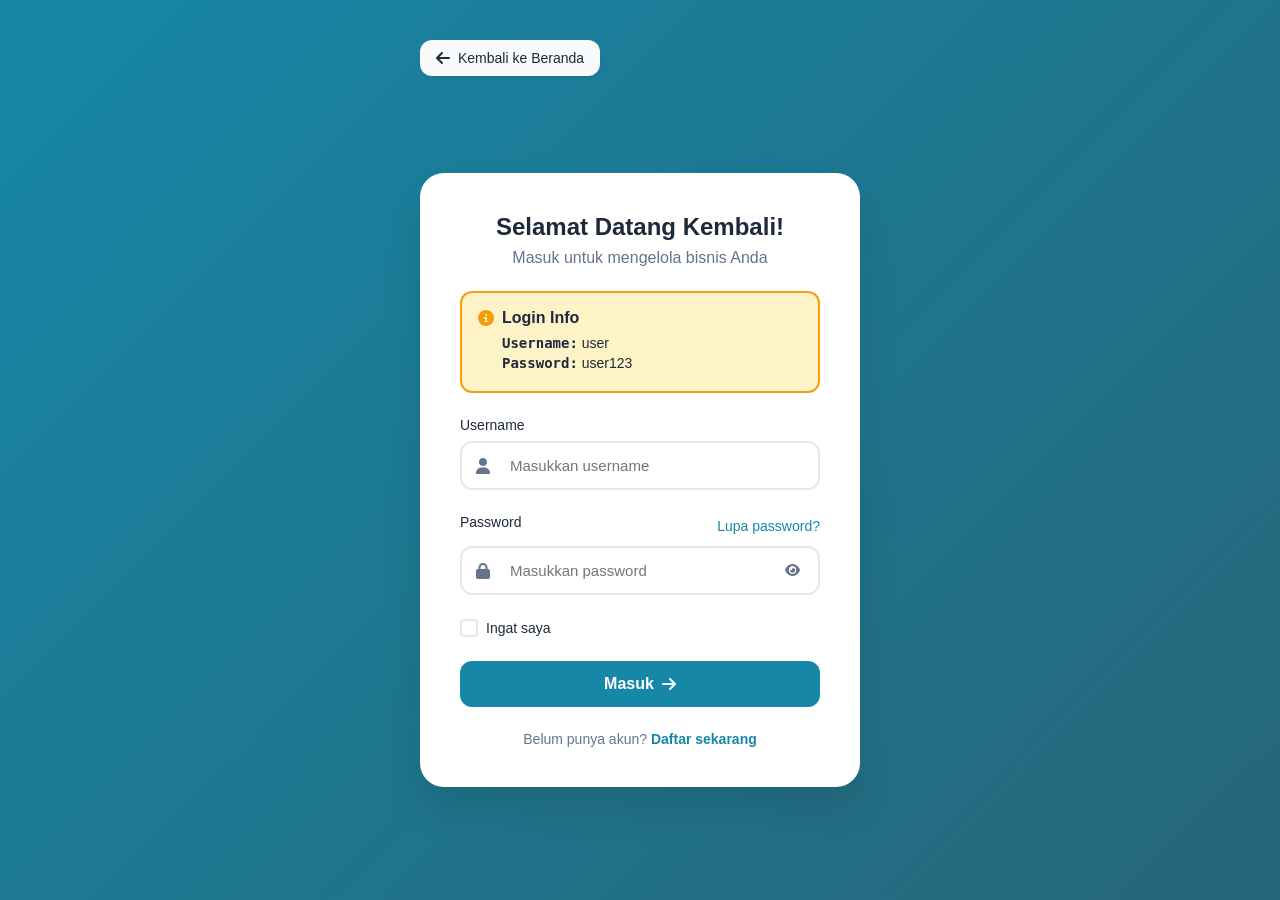
<file: public/masuk/umkm/login.html>
<!DOCTYPE html>
<html lang="id">
<head>
    <meta charset="UTF-8">
    <meta name="viewport" content="width=device-width, initial-scale=1.0">
    <title>BIJAK - Login</title>
    <link rel="stylesheet" href="https://cdnjs.cloudflare.com/ajax/libs/font-awesome/6.4.0/css/all.min.css">
    <style>
        :root {
            --primary: #1687A7;
            --secondary: #276678;
            --text-dark: #1E293B;
            --text-light: #64748B;
            --border: #E2E8F0;
            --white: #FFFFFF;
            --error: #EF4444;
            --warning-bg: #FEF3C7;
            --warning-border: #F59E0B;
            --back-button-bg: #F8FAFC;
            --back-button-hover: #F1F5F9;
        }

        * {
            margin: 0;
            padding: 0;
            box-sizing: border-box;
        }

        body {
            font-family: 'Plus Jakarta Sans', -apple-system, BlinkMacSystemFont, sans-serif;
            min-height: 100vh;
            display: flex;
            align-items: center;
            justify-content: center;
            background: linear-gradient(135deg, var(--primary), var(--secondary));
            padding: 20px;
            position: relative;
        }

        .back-button {
            position: absolute;
            top: 40px;
            left: 50%;
            transform: translateX(-50%);
            z-index: 100;
            width: 100%;
            max-width: 440px;
            margin-bottom: 16px;
        }

        .back-button a {
            display: inline-flex;
            align-items: center;
            gap: 8px;
            color: var(--text-dark);
            text-decoration: none;
            font-size: 14px;
            padding: 10px 16px;
            border-radius: 12px;
            background: var(--back-button-bg);
            transition: all 0.2s ease;
            font-weight: 500;
            box-shadow: 0 2px 4px rgba(0, 0, 0, 0.05);
        }

        .back-button a:hover {
            background: var(--back-button-hover);
            transform: translateX(-4px);
        }

        .back-button i {
            font-size: 16px;
        }

        .main-container {
            width: 100%;
            max-width: 440px;
            margin-top: 60px;
        }

        .login-wrapper {
            width: 100%;
            background: var(--white);
            border-radius: 24px;
            padding: 40px;
            box-shadow: 0 20px 40px rgba(0, 0, 0, 0.1);
        }

        .login-welcome {
            text-align: center;
            margin-bottom: 24px;
        }

        .login-welcome h1 {
            font-size: 24px;
            color: var(--text-dark);
            margin-bottom: 8px;
        }

        .login-welcome p {
            color: var(--text-light);
            font-size: 16px;
        }

        .credentials-note {
            background-color: var(--warning-bg);
            border: 2px solid var(--warning-border);
            border-radius: 12px;
            padding: 16px;
            margin-bottom: 24px;
        }

        .note-header {
            display: flex;
            align-items: center;
            gap: 8px;
            color: var(--text-dark);
            font-weight: 600;
            margin-bottom: 8px;
        }

        .note-header i {
            color: var(--warning-border);
        }

        .note-content {
            padding-left: 24px;
        }

        .note-content p {
            margin: 4px 0;
            font-size: 14px;
            color: var(--text-dark);
        }

        .note-content strong {
            font-family: monospace;
            font-weight: 600;
        }

        .form-group {
            margin-bottom: 24px;
        }

        label {
            display: block;
            font-size: 14px;
            font-weight: 500;
            color: var(--text-dark);
            margin-bottom: 8px;
        }

        .password-header {
            display: flex;
            justify-content: space-between;
            align-items: center;
            margin-bottom: 8px;
        }

        .forgot-link {
            font-size: 14px;
            color: var(--primary);
            text-decoration: none;
        }

        .input-wrapper {
            position: relative;
            display: flex;
            align-items: center;
        }

        .input-wrapper i.input-icon {
            position: absolute;
            left: 16px;
            color: var(--text-light);
        }

        .input-wrapper input {
            width: 100%;
            padding: 14px 48px;
            border: 2px solid var(--border);
            border-radius: 12px;
            font-size: 15px;
            color: var(--text-dark);
            transition: all 0.3s;
        }

        .input-wrapper input:focus {
            border-color: var(--primary);
            outline: none;
            box-shadow: 0 0 0 4px rgba(22, 135, 167, 0.1);
        }

        .input-wrapper.password-input input {
            padding-right: 48px;
        }

        .toggle-password {
            position: absolute;
            right: 16px;
            background: none;
            border: none;
            color: var(--text-light);
            cursor: pointer;
            padding: 0;
            display: flex;
            align-items: center;
            justify-content: center;
            width: 24px;
            height: 24px;
        }

        .toggle-password:hover {
            color: var(--primary);
        }

        .checkbox-wrapper {
            display: flex;
            align-items: center;
            gap: 8px;
            cursor: pointer;
        }

        .checkbox-wrapper input {
            display: none;
        }

        .checkmark {
            width: 18px;
            height: 18px;
            border: 2px solid var(--border);
            border-radius: 4px;
            position: relative;
            transition: all 0.3s;
        }

        .checkbox-wrapper input:checked + .checkmark {
            background: var(--primary);
            border-color: var(--primary);
        }

        .checkbox-wrapper input:checked + .checkmark:after {
            content: '\f00c';
            font-family: 'Font Awesome 6 Free';
            font-weight: 900;
            color: var(--white);
            position: absolute;
            top: 50%;
            left: 50%;
            transform: translate(-50%, -50%);
            font-size: 12px;
        }

        .login-button {
            width: 100%;
            padding: 14px;
            background: var(--primary);
            color: var(--white);
            border: none;
            border-radius: 12px;
            font-size: 16px;
            font-weight: 600;
            display: flex;
            align-items: center;
            justify-content: center;
            gap: 8px;
            cursor: pointer;
            transition: all 0.3s;
            margin-top: 24px;
        }

        .login-button:hover {
            background: var(--secondary);
            transform: translateY(-2px);
        }

        .register-link {
            text-align: center;
            margin-top: 24px;
            color: var(--text-light);
            font-size: 14px;
        }

        .register-link a {
            color: var(--primary);
            text-decoration: none;
            font-weight: 600;
        }

        .error-message {
            background: var(--error);
            color: var(--white);
            padding: 12px;
            border-radius: 8px;
            margin-top: 8px;
            display: flex;
            align-items: center;
            gap: 8px;
            font-size: 14px;
            animation: fadeIn 0.3s;
        }

        @keyframes shake {
            0%, 100% { transform: translateX(0); }
            25% { transform: translateX(-10px); }
            75% { transform: translateX(10px); }
        }

        .shake { 
            animation: shake 0.5s;
        }

        @keyframes fadeIn {
            from { opacity: 0; transform: translateY(-10px); }
            to { opacity: 1; transform: translateY(0); }
        }

        @media (max-width: 480px) {
            body {
                padding: 16px;
            }
            
            .back-button {
                top: 20px;
                padding: 0 16px;
            }

            .main-container {
                margin-top: 40px;
            }

            .login-wrapper {
                padding: 24px;
                border-radius: 20px;
            }

            .login-welcome h1 {
                font-size: 20px;
            }

            .login-welcome p {
                font-size: 14px;
            }
            
            .input-wrapper input {
                padding: 12px 40px;
                font-size: 14px;
            }

            .login-button {
                padding: 12px;
                font-size: 15px;
            }
        }
    </style>
</head>
<body>
    <div class="main-container">
        <div class="back-button">
            <a href="../../index.html">
                <i class="fas fa-arrow-left"></i>
                <span>Kembali ke Beranda</span>
            </a>
        </div>

        <div class="login-wrapper">
            <div class="login-welcome">
                <h1>Selamat Datang Kembali!</h1>
                <p>Masuk untuk mengelola bisnis Anda</p>
            </div>

            <div class="credentials-note">
                <div class="note-header">
                    <i class="fas fa-info-circle"></i>
                    <span>Login Info</span>
                </div>
                <div class="note-content">
                    <p><strong>Username:</strong> user</p>
                    <p><strong>Password:</strong> user123</p>
                </div>
            </div>

            <form class="login-form">
                <div class="form-group">
                    <label for="username">Username</label>
                    <div class="input-wrapper">
                        <i class="fa-solid fa-user input-icon"></i>
                        <input type="text" id="username" placeholder="Masukkan username" required>
                    </div>
                </div>

                <div class="form-group">
                    <div class="password-header">
                        <label for="password">Password</label>
                        <a href="#" class="forgot-link">Lupa password?</a>
                    </div>
                    <div class="input-wrapper password-input">
                        <i class="fas fa-lock input-icon"></i>
                        <input type="password" id="password" placeholder="Masukkan password" required>
                        <button type="button" class="toggle-password">
                            <i class="fas fa-eye"></i>
                        </button>
                    </div>
                </div>

                <label class="checkbox-wrapper">
                    <input type="checkbox" id="remember">
                    <span class="checkmark"></span>
                    <span>Ingat saya</span>
                </label>

                <button type="submit" class="login-button">
                    <span>Masuk</span>
                    <i class="fas fa-arrow-right"></i>
                </button>
            </form>

            <div class="register-link">
                Belum punya akun? <a href="/register">Daftar sekarang</a>
            </div>
        </div>
    </div>

    <script>
        document.querySelector('.toggle-password').addEventListener('click', function() {
            const input = document.querySelector('#password');
            const icon = this.querySelector('i');
            
            input.type = input.type === 'password' ? 'text' : 'password';
            icon.classList.toggle('fa-eye');
            icon.classList.toggle('fa-eye-slash');
        });

        document.querySelector('.login-form').addEventListener('submit', function(e) {
            e.preventDefault();
            
            const username = document.querySelector('#username').value;
            const password = document.querySelector('#password').value;
            
            if (username === 'user' && password === 'user123') {
                window.location.href = '../../dashboard.html';
            } else {
                showError('Username atau password salah!');
            }
        });

        function showError(message) {
            const existingError = document.querySelector('.error-message');
            if (existingError) existingError.remove();
            
            const errorDiv = document.createElement('div');
            errorDiv.className = 'error-message';
            errorDiv.innerHTML = `
                <i class="fas fa-exclamation-circle"></i>
                <span>${message}</span>
            `;
            
            document.querySelector('.password-header').parentNode.insertAdjacentElement('afterend', errorDiv);
            
            const form = document.querySelector('.login-form');
            form.classList.add('shake');
            setTimeout(() => form.classList.remove('shake'), 500);
        }
    </script>
</body>
</html>
</file>
<file: src/css/privacy/privacy.css>
:root {
    --privacy-primary: #1687A7;
    --privacy-secondary: #276678;
    --privacy-bg: #F8FAFC;
    --privacy-text: #1E293B;
    --privacy-card: #FFFFFF;
    --privacy-shadow: rgba(22, 135, 167, 0.1);
}

.privacy-policy {
    font-family: 'Plus Jakarta Sans', sans-serif;
    background: var(--privacy-bg);
    color: var(--privacy-text);
}

/* Hero Section */
.privacy-hero {
    background: linear-gradient(135deg, var(--privacy-primary), var(--privacy-secondary));
    padding: 80px 0;
    color: white;
    text-align: center;
    position: relative;
    overflow: hidden;
    width: 100vw; /* Full width */
    margin-left: calc(-50vw + 50%); /* Center align if parent has max-width */
    margin-right: calc(-50vw + 50%);
}
/* Pattern styling */
.privacy-hero__pattern {
    position: absolute;
    top: 0;
    left: 0;
    right: 0;
    bottom: 0;
    opacity: 0.1;
    pointer-events: none;
}

.pattern-grid {
    position: absolute;
    top: 0;
    left: 0;
    right: 0;
    bottom: 0;
    background-image: 
        linear-gradient(rgba(255,255,255,0.1) 1px, transparent 1px),
        linear-gradient(90deg, rgba(255,255,255,0.1) 1px, transparent 1px);
    background-size: 20px 20px;
    animation: patternMove 20s linear infinite;
}

.privacy-hero::before {
    content: '';
    position: absolute;
    top: 0;
    left: 0;
    right: 0;
    bottom: 0;
    background: 
        radial-gradient(circle at 20% 50%, rgba(22, 135, 167, 0.4) 0%, transparent 50%),
        radial-gradient(circle at 80% 30%, rgba(39, 102, 120, 0.4) 0%, transparent 50%);
}

.privacy-hero__container {
    max-width: 800px;
    margin: 0 auto;
    padding: 0 20px;
    position: relative;
    z-index: 2;
}

/* Animation for pattern */
@keyframes patternMove {
    0% {
        transform: translateX(0) translateY(0);
    }
    100% {
        transform: translateX(20px) translateY(20px);
    }
}
.privacy-hero__container {
    max-width: 800px;
    margin: 0 auto;
    padding: 0 20px;
    position: relative;
    z-index: 2;
}

.privacy-hero__title {
    font-size: 2.5rem;
    font-weight: 700;
    margin-bottom: 1rem;
}

.privacy-hero__subtitle {
    font-size: 1.1rem;
    opacity: 0.9;
    margin-bottom: 2rem;
}

.privacy-hero__meta {
    display: flex;
    justify-content: center;
    gap: 2rem;
}

.privacy-hero__meta-item {
    display: flex;
    align-items: center;
    gap: 0.5rem;
}

/* Content Section */
.privacy-content {
    padding: 60px 0;
}

.privacy-content__container {
    max-width: 1000px;
    margin: 0 auto;
    padding: 0 20px;
}

/* Quick Links */
.privacy-quick-links {
    margin-bottom: 40px;
    border-bottom: 1px solid rgba(0,0,0,0.1);
}

.privacy-quick-links__wrap {
    display: flex;
    gap: 20px;
    overflow-x: auto;
    padding-bottom: 10px;
}

.privacy-quick-link {
    display: flex;
    align-items: center;
    gap: 8px;
    padding: 10px 20px;
    color: var(--privacy-text);
    text-decoration: none;
    border-radius: 100px;
    transition: all 0.3s ease;
}

.privacy-quick-link.active {
    background: var(--privacy-primary);
    color: white;
}

/* Content Sections */
.privacy-section {
    margin-bottom: 60px;
}

.privacy-section h2 {
    font-size: 1.8rem;
    margin-bottom: 1.5rem;
    color: var(--privacy-primary);
}

.privacy-cards {
    display: grid;
    grid-template-columns: repeat(auto-fit, minmax(250px, 1fr));
    gap: 20px;
    margin-top: 30px;
}

.privacy-card {
    background: var(--privacy-card);
    padding: 30px;
    border-radius: 15px;
    box-shadow: 0 10px 30px var(--privacy-shadow);
    text-align: center;
    transition: transform 0.3s ease;
}

.privacy-card:hover {
    transform: translateY(-5px);
}

.privacy-card i {
    font-size: 2rem;
    color: var(--privacy-primary);
    margin-bottom: 1rem;
}

.privacy-card h3 {
    margin-bottom: 1rem;
}

.privacy-security {
    background: var(--privacy-card);
    padding: 30px;
    border-radius: 15px;
    box-shadow: 0 10px 30px var(--privacy-shadow);
}

.privacy-contact {
    margin-top: 30px;
    text-align: center;
}

.privacy-contact a {
    color: var(--privacy-primary);
    text-decoration: none;
    font-weight: 600;
}

/* Responsive Design */
@media (max-width: 768px) {
    .privacy-hero {
        padding: 60px 0;
    }
    
    .pattern-grid {
        background-size: 15px 15px;
    }
    .privacy-hero__title {
        font-size: 2rem;
    }

    .privacy-hero__meta {
        flex-direction: column;
        gap: 1rem;
    }

    .privacy-section h2 {
        font-size: 1.5rem;
    }
}

@media (max-width: 480px) {
    .privacy-hero {
        padding: 40px 0;
    }
    .pattern-grid {
        background-size: 10px 10px;
    }

    .privacy-quick-links__wrap {
        gap: 10px;
    }

    .privacy-quick-link {
        padding: 8px 16px;
        font-size: 0.9rem;
    }
}
</file>
